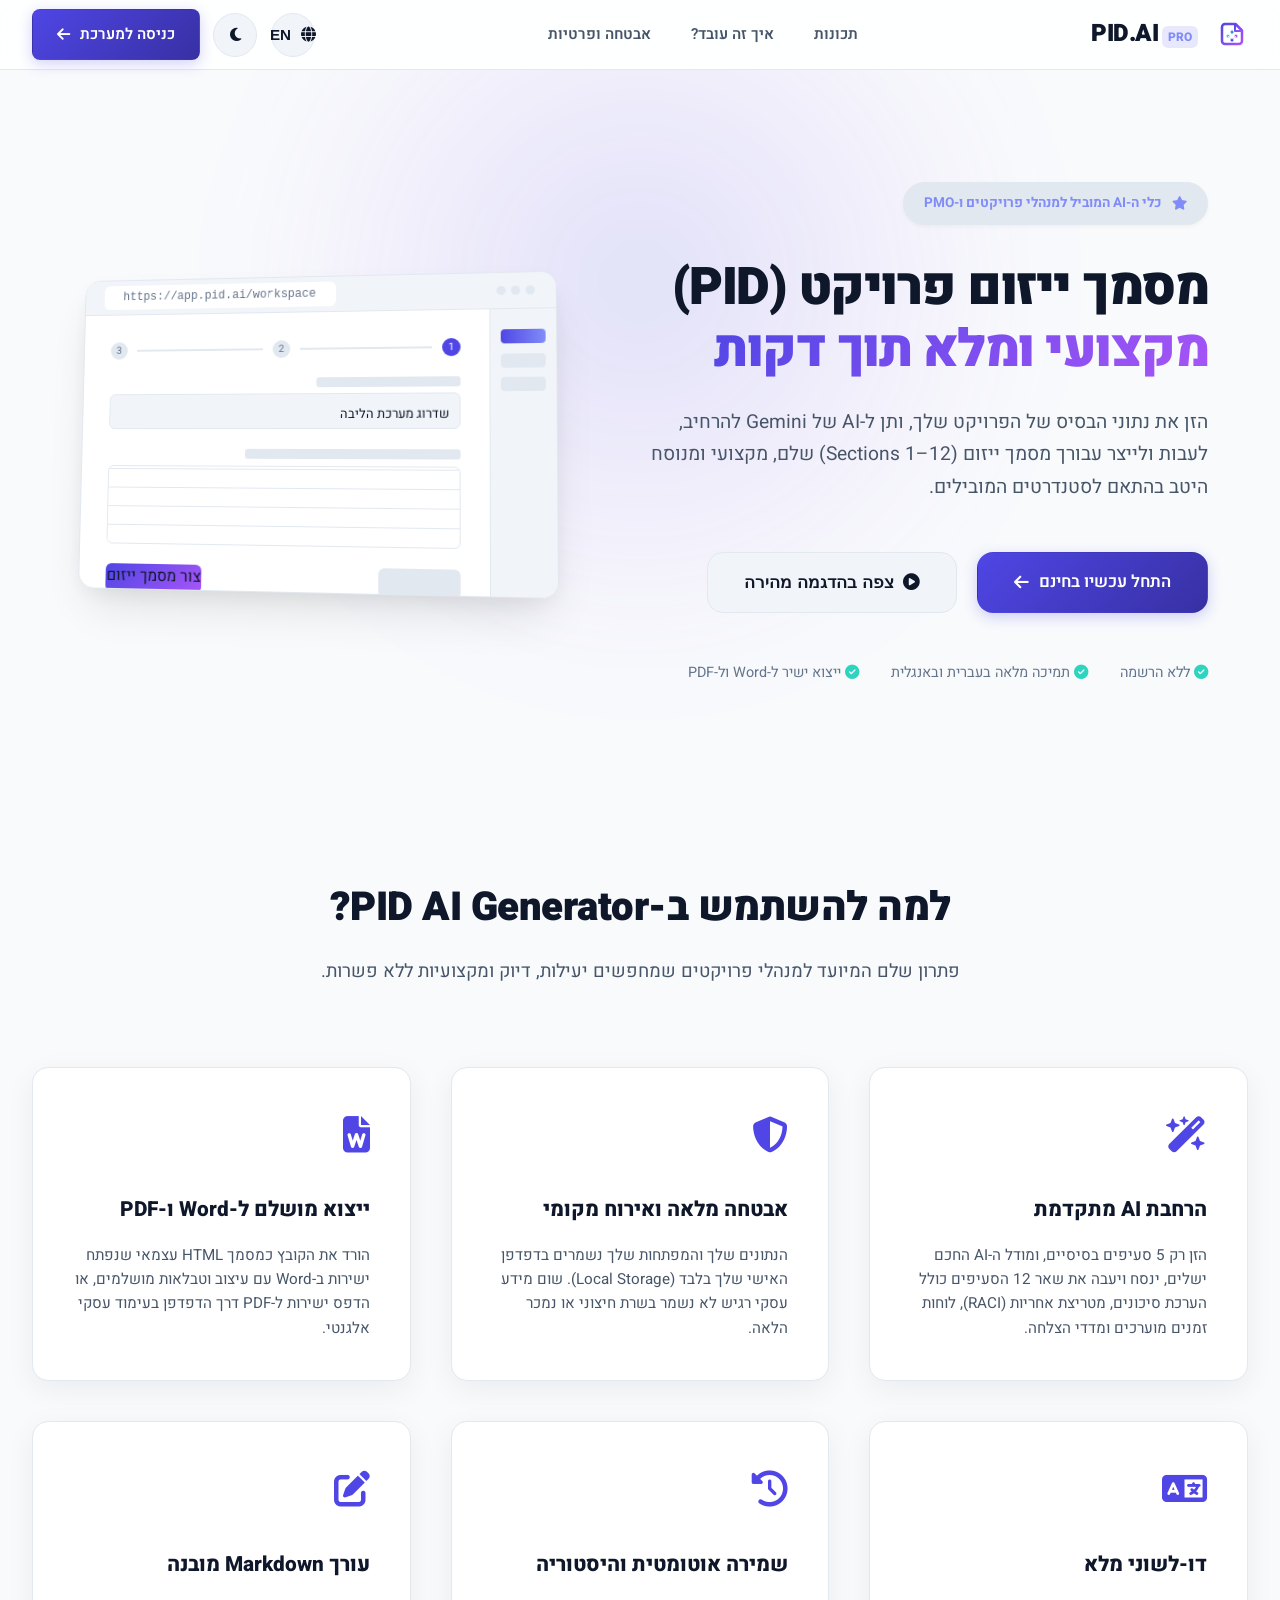
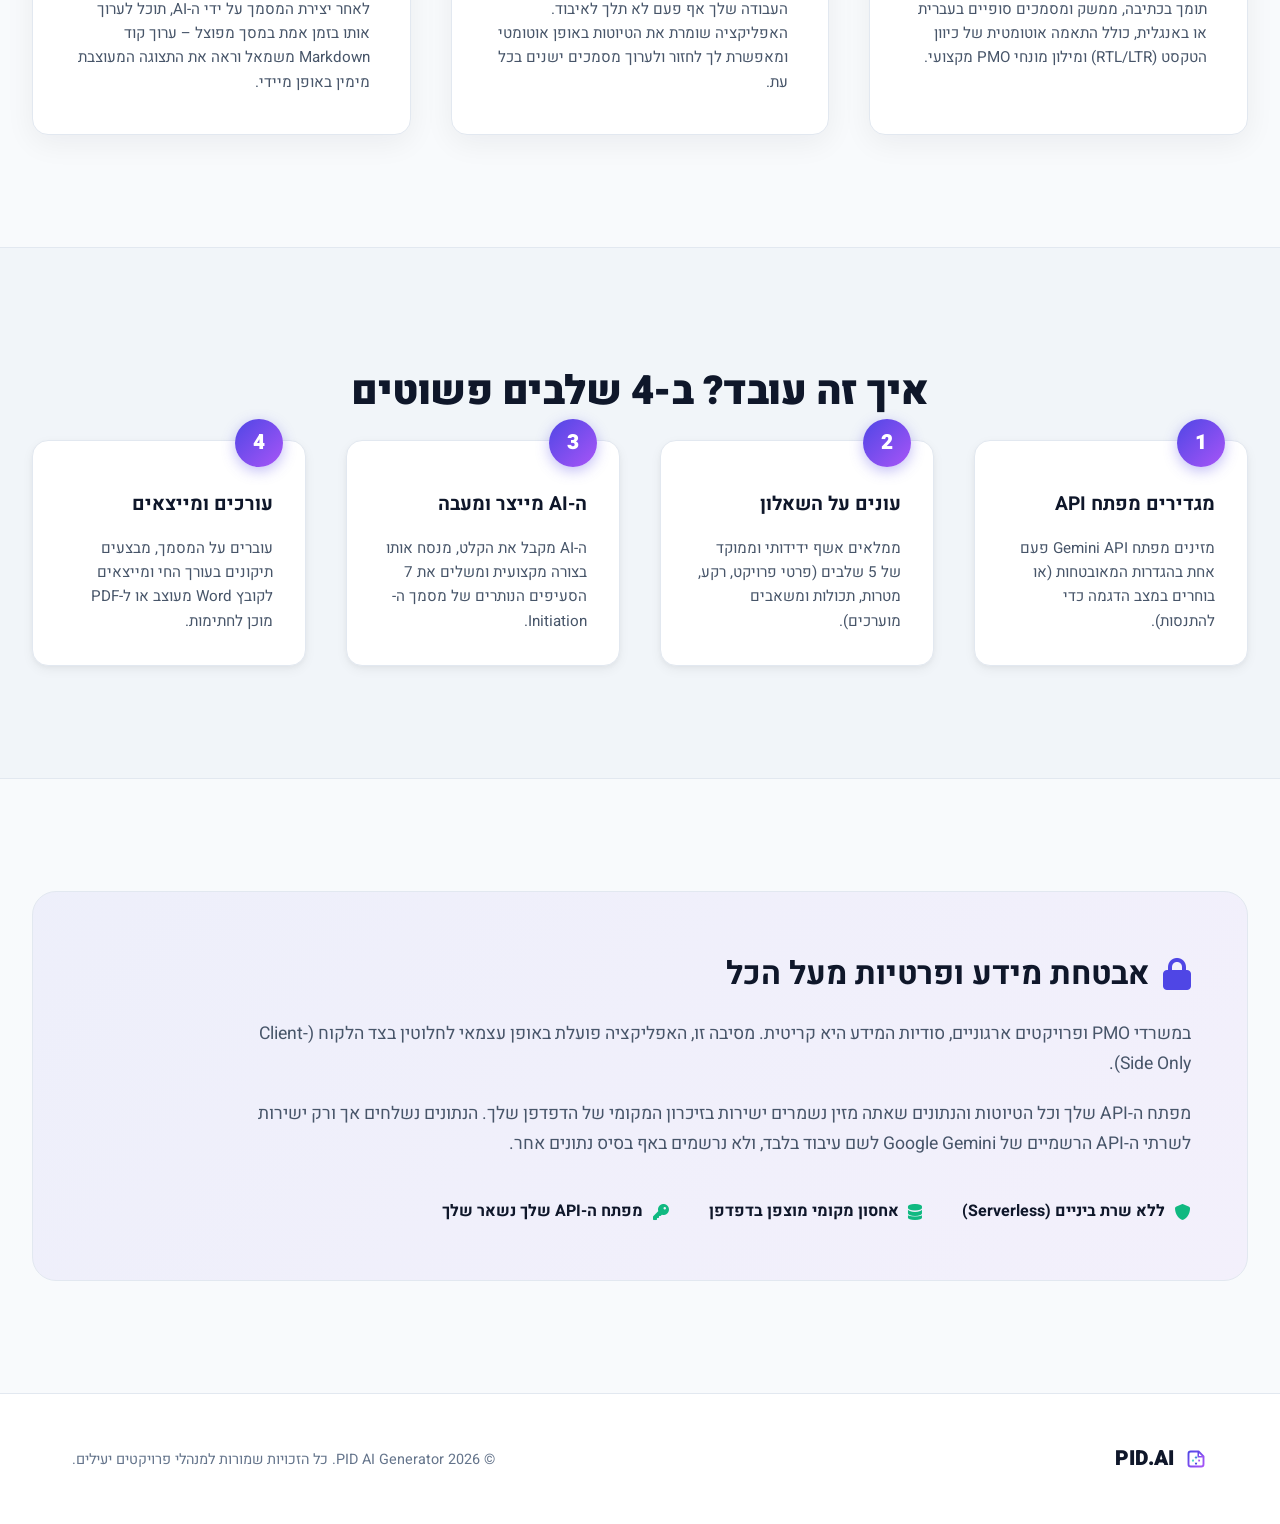
<file: index.html>
<!DOCTYPE html>
<html lang="he" dir="rtl">
<head>
    <meta charset="UTF-8">
    <meta name="viewport" content="width=device-width, initial-scale=1.0">
    <title>PID AI Generator - מחולל מסמכי ייזום פרויקט</title>
    <!-- Google Fonts for Hebrew and English -->
    <link rel="preconnect" href="https://fonts.googleapis.com">
    <link rel="preconnect" href="https://fonts.gstatic.com" crossorigin>
    <link href="https://fonts.googleapis.com/css2?family=Heebo:wght@300;400;500;700;900&family=Inter:wght@300;400;500;600;700;800&display=swap" rel="stylesheet">
    <!-- FontAwesome for Premium Icons -->
    <link rel="stylesheet" href="https://cdnjs.cloudflare.com/ajax/libs/font-awesome/6.4.0/css/all.min.css">
    <link rel="stylesheet" href="style.css">
</head>
<body class="light-theme">

    <!-- Top Navigation Bar -->
    <header class="app-header">
        <div class="header-container">
            <div class="logo-area" onclick="window.location.reload();">
                <svg class="logo-svg" width="32" height="32" viewBox="0 0 32 32" fill="none" xmlns="http://www.w3.org/2000/svg">
                    <defs>
                        <linearGradient id="logo-grad" x1="0%" y1="0%" x2="100%" y2="100%">
                            <stop offset="0%" stop-color="var(--color-primary, #4f46e5)" />
                            <stop offset="100%" stop-color="var(--color-accent, #a855f7)" />
                        </linearGradient>
                        <linearGradient id="logo-spark-grad" x1="0%" y1="0%" x2="100%" y2="100%">
                            <stop offset="0%" stop-color="var(--color-secondary-light, #2dd4bf)" />
                            <stop offset="100%" stop-color="var(--color-primary, #4f46e5)" />
                        </linearGradient>
                    </defs>
                    <path d="M6 9C6 7.34315 7.34315 6 9 6H19.5L26 12.5V23C26 24.6569 24.6569 26 23 26H9C7.34315 26 6 24.6569 6 23V9Z" stroke="url(#logo-grad)" stroke-width="2.5" stroke-linejoin="round"/>
                    <path d="M19 6V13H26" stroke="url(#logo-grad)" stroke-width="2" stroke-linejoin="round"/>
                    <circle cx="12" cy="18" r="1.5" fill="var(--color-secondary-light, #2dd4bf)"/>
                    <circle cx="20" cy="18" r="1.5" fill="var(--color-accent, #a855f7)"/>
                    <circle cx="16" cy="22" r="1.5" fill="var(--color-primary, #4f46e5)"/>
                    <line x1="12" y1="18" x2="16" y2="22" stroke="var(--border-color, #e2e8f0)" stroke-width="1" stroke-dasharray="1.5,1.5"/>
                    <line x1="20" y1="18" x2="16" y2="22" stroke="var(--border-color, #e2e8f0)" stroke-width="1" stroke-dasharray="1.5,1.5"/>
                    <path d="M16 11C16 13.5 13.5 14 13.5 14C13.5 14 16 14.5 16 17C16 14.5 18.5 14 18.5 14C18.5 14 16 13.5 16 11Z" fill="url(#logo-spark-grad)"/>
                </svg>
                <div class="logo-text">
                    <span class="logo-title">PID.AI</span>
                    <span class="logo-badge">PRO</span>
                </div>
            </div>
            
            <nav class="nav-links">
                <a href="#features" class="nav-link" data-i18n="nav_features">תכונות</a>
                <a href="#how-it-works" class="nav-link" data-i18n="nav_how_it_works">איך זה עובד?</a>
                <a href="#security" class="nav-link" data-i18n="nav_security">אבטחה ופרטיות</a>
            </nav>

            <div class="header-actions">
                <button class="btn btn-icon" id="btn-toggle-lang" title="Toggle Language / שינוי שפה">
                    <i class="fa-solid fa-globe"></i>
                    <span class="btn-text">EN</span>
                </button>
                <button class="btn btn-icon" id="btn-toggle-theme" title="Toggle Dark/Light Mode">
                    <i class="fa-solid fa-moon"></i>
                </button>
                <a href="app.html" target="_blank" class="btn btn-primary" id="btn-launch-cta">
                    <span data-i18n="nav_launch">כניסה למערכת</span>
                    <i class="fa-solid fa-arrow-left arrow-icon"></i>
                </a>
            </div>
        </div>
    </header>

    <!-- LANDING PAGE CONTENT -->
    <main id="view-landing" style="padding-top: 70px;">
        <!-- Hero Section -->
        <section class="hero-section">
            <div class="hero-bg-glow"></div>
            <div class="container hero-container">
                <div class="hero-content">
                    <div class="badge-pill" data-i18n="hero_pill">
                        <i class="fa-solid fa-star"></i> כלי ה-AI המוביל למנהלי פרויקטים ו-PMO
                    </div>
                    <h1 class="hero-title" id="hero-main-title">
                        מסמך ייזום פרויקט (PID) <br><span class="gradient-text">מקצועי ומלא תוך דקות</span>
                    </h1>
                    <p class="hero-subtitle" data-i18n="hero_desc">
                        הזן את נתוני הבסיס של הפרויקט שלך, ותן ל-AI של Gemini להרחיב, לעבות ולייצר עבורך מסמך ייזום (Sections 1–12) שלם, מקצועי ומנוסח היטב בהתאם לסטנדרטים המובילים.
                    </p>
                    <div class="hero-ctas">
                        <a href="app.html" target="_blank" class="btn btn-primary btn-lg" id="btn-start-now">
                            <span data-i18n="hero_cta_start">התחל עכשיו בחינם</span>
                            <i class="fa-solid fa-arrow-left arrow-icon"></i>
                        </a>
                        <button class="btn btn-secondary btn-lg" id="btn-watch-demo">
                            <i class="fa-solid fa-circle-play"></i>
                            <span data-i18n="hero_cta_demo">צפה בהדגמה מהירה</span>
                        </button>
                    </div>
                    <div class="hero-meta-benefits">
                        <div class="benefit-item"><i class="fa-solid fa-circle-check"></i> <span data-i18n="hero_ben_1">ללא הרשמה</span></div>
                        <div class="benefit-item"><i class="fa-solid fa-circle-check"></i> <span data-i18n="hero_ben_2">תמיכה מלאה בעברית ובאנגלית</span></div>
                        <div class="benefit-item"><i class="fa-solid fa-circle-check"></i> <span data-i18n="hero_ben_3">ייצוא ישיר ל-Word ול-PDF</span></div>
                    </div>
                </div>

                <!-- Beautiful Animated Mockup -->
                <div class="hero-mockup-wrapper">
                    <div class="hero-mockup">
                        <div class="mockup-header">
                            <div class="mockup-dots">
                                <span></span><span></span><span></span>
                            </div>
                            <div class="mockup-address-bar">https://app.pid.ai/workspace</div>
                        </div>
                        <div class="mockup-content">
                            <div class="mockup-sidebar">
                                <div class="mockup-item active"></div>
                                <div class="mockup-item"></div>
                                <div class="mockup-item"></div>
                            </div>
                            <div class="mockup-body">
                                <div class="mockup-steps">
                                    <span class="mock-step active">1</span>
                                    <span class="mock-line"></span>
                                    <span class="mock-step">2</span>
                                    <span class="mock-line"></span>
                                    <span class="mock-step">3</span>
                                </div>
                                <div class="mockup-form-group">
                                    <div class="mock-label" style="width: 40%"></div>
                                    <div class="mock-input" style="height: 36px">שדרוג מערכת הליבה</div>
                                </div>
                                <div class="mockup-form-group">
                                    <div class="mock-label" style="width: 60%"></div>
                                    <div class="mock-textarea" style="height: 80px"></div>
                                </div>
                                <div class="mockup-footer">
                                    <div class="mock-btn" style="width: 80px"></div>
                                    <div class="mock-btn primary" style="width: 100px; margin-right: auto;">צור מסמך ייזום</div>
                                </div>
                            </div>
                        </div>
                    </div>
                </div>
            </div>
        </section>

        <!-- Features Grid -->
        <section class="section-container" id="features">
            <h2 class="section-title" data-i18n="feat_title">למה להשתמש ב-PID AI Generator?</h2>
            <p class="section-subtitle" data-i18n="feat_subtitle">פתרון שלם המיועד למנהלי פרויקטים שמחפשים יעילות, דיוק ומקצועיות ללא פשרות.</p>
            
            <div class="grid grid-3">
                <div class="card feat-card">
                    <div class="feat-icon"><i class="fa-solid fa-wand-magic-sparkles"></i></div>
                    <h3 data-i18n="feat_ai_title">הרחבת AI מתקדמת</h3>
                    <p data-i18n="feat_ai_desc">הזן רק 5 סעיפים בסיסיים, ומודל ה-AI החכם ישלים, ינסח ויעבה את שאר 12 הסעיפים כולל הערכת סיכונים, מטריצת אחריות (RACI), לוחות זמנים מוערכים ומדדי הצלחה.</p>
                </div>
                <div class="card feat-card">
                    <div class="feat-icon"><i class="fa-solid fa-shield-halved"></i></div>
                    <h3 data-i18n="feat_sec_title">אבטחה מלאה ואירוח מקומי</h3>
                    <p data-i18n="feat_sec_desc">הנתונים שלך והמפתחות שלך נשמרים בדפדפן האישי שלך בלבד (Local Storage). שום מידע עסקי רגיש לא נשמר בשרת חיצוני או נמכר הלאה.</p>
                </div>
                <div class="card feat-card">
                    <div class="feat-icon"><i class="fa-solid fa-file-word"></i></div>
                    <h3 data-i18n="feat_exp_title">ייצוא מושלם ל-Word ו-PDF</h3>
                    <p data-i18n="feat_exp_desc">הורד את הקובץ כמסמך HTML עצמאי שנפתח ישירות ב-Word עם עיצוב וטבלאות מושלמים, או הדפס ישירות ל-PDF דרך הדפדפן בעימוד עסקי אלגנטי.</p>
                </div>
                <div class="card feat-card">
                    <div class="feat-icon"><i class="fa-solid fa-language"></i></div>
                    <h3 data-i18n="feat_lang_title">דו-לשוני מלא</h3>
                    <p data-i18n="feat_lang_desc">תומך בכתיבה, ממשק ומסמכים סופיים בעברית או באנגלית, כולל התאמה אוטומטית של כיוון הטקסט (RTL/LTR) ומילון מונחי PMO מקצועי.</p>
                </div>
                <div class="card feat-card">
                    <div class="feat-icon"><i class="fa-solid fa-clock-rotate-left"></i></div>
                    <h3 data-i18n="feat_hist_title">שמירה אוטומטית והיסטוריה</h3>
                    <p data-i18n="feat_hist_desc">העבודה שלך אף פעם לא תלך לאיבוד. האפליקציה שומרת את הטיוטות באופן אוטומטי ומאפשרת לך לחזור ולערוך מסמכים ישנים בכל עת.</p>
                </div>
                <div class="card feat-card">
                    <div class="feat-icon"><i class="fa-solid fa-pen-to-square"></i></div>
                    <h3 data-i18n="feat_edit_title">עורך Markdown מובנה</h3>
                    <p data-i18n="feat_edit_desc">לאחר יצירת המסמך על ידי ה-AI, תוכל לערוך אותו בזמן אמת במסך מפוצל – ערוך קוד Markdown משמאל וראה את התצוגה המעוצבת מימין באופן מיידי.</p>
                </div>
            </div>
        </section>

        <!-- How it Works Section -->
        <section class="section-container bg-alt" id="how-it-works">
            <h2 class="section-title" data-i18n="how_title">איך זה עובד? ב-4 שלבים פשוטים</h2>
            <div class="steps-flow">
                <div class="step-card">
                    <div class="step-num">1</div>
                    <h3 data-i18n="how_s1_title">מגדירים מפתח API</h3>
                    <p data-i18n="how_s1_desc">מזינים מפתח Gemini API פעם אחת בהגדרות המאובטחות (או בוחרים במצב הדגמה כדי להתנסות).</p>
                </div>
                <div class="step-card">
                    <div class="step-num">2</div>
                    <h3 data-i18n="how_s2_title">עונים על השאלון</h3>
                    <p data-i18n="how_s2_desc">ממלאים אשף ידידותי וממוקד של 5 שלבים (פרטי פרויקט, רקע, מטרות, תכולות ומשאבים מוערכים).</p>
                </div>
                <div class="step-card">
                    <div class="step-num">3</div>
                    <h3 data-i18n="how_s3_title">ה-AI מייצר ומעבה</h3>
                    <p data-i18n="how_s3_desc">ה-AI מקבל את הקלט, מנסח אותו בצורה מקצועית ומשלים את 7 הסעיפים הנותרים של מסמך ה-Initiation.</p>
                </div>
                <div class="step-card">
                    <div class="step-num">4</div>
                    <h3 data-i18n="how_s4_title">עורכים ומייצאים</h3>
                    <p data-i18n="how_s4_desc">עוברים על המסמך, מבצעים תיקונים בעורך החי ומייצאים לקובץ Word מעוצב או ל-PDF מוכן לחתימות.</p>
                </div>
            </div>
        </section>

        <!-- Security -->
        <section class="section-container" id="security">
            <div class="security-card">
                <div class="security-content">
                    <h2 data-i18n="sec_title"><i class="fa-solid fa-lock security-lock-icon"></i> אבטחת מידע ופרטיות מעל הכל</h2>
                    <p data-i18n="sec_desc_1">במשרדי PMO ופרויקטים ארגוניים, סודיות המידע היא קריטית. מסיבה זו, האפליקציה פועלת באופן עצמאי לחלוטין בצד הלקוח (Client-Side Only).</p>
                    <p data-i18n="sec_desc_2">מפתח ה-API שלך וכל הטיוטות והנתונים שאתה מזין נשמרים ישירות בזיכרון המקומי של הדפדפן שלך. הנתונים נשלחים אך ורק ישירות לשרתי ה-API הרשמיים של Google Gemini לשם עיבוד בלבד, ולא נרשמים באף בסיס נתונים אחר.</p>
                    <div class="security-highlights">
                        <span><i class="fa-solid fa-shield"></i> ללא שרת ביניים (Serverless)</span>
                        <span><i class="fa-solid fa-database"></i> אחסון מקומי מוצפן בדפדפן</span>
                        <span><i class="fa-solid fa-key"></i> מפתח ה-API שלך נשאר שלך</span>
                    </div>
                </div>
            </div>
        </section>
        
        <!-- Footer -->
        <footer class="landing-footer">
            <div class="container footer-container">
                <div class="footer-brand" style="display: flex; align-items: center; gap: 0.6rem;">
                    <svg class="logo-svg" width="24" height="24" viewBox="0 0 32 32" fill="none" xmlns="http://www.w3.org/2000/svg">
                        <path d="M6 9C6 7.34315 7.34315 6 9 6H19.5L26 12.5V23C26 24.6569 24.6569 26 23 26H9C7.34315 26 6 24.6569 6 23V9Z" stroke="url(#logo-grad)" stroke-width="2.5" stroke-linejoin="round"/>
                        <path d="M19 6V13H26" stroke="url(#logo-grad)" stroke-width="2" stroke-linejoin="round"/>
                        <circle cx="12" cy="18" r="1.5" fill="var(--color-secondary-light, #2dd4bf)"/>
                        <circle cx="20" cy="18" r="1.5" fill="var(--color-accent, #a855f7)"/>
                        <circle cx="16" cy="22" r="1.5" fill="var(--color-primary, #4f46e5)"/>
                        <line x1="12" y1="18" x2="16" y2="22" stroke="var(--border-color, #e2e8f0)" stroke-width="1" stroke-dasharray="1.5,1.5"/>
                        <line x1="20" y1="18" x2="16" y2="22" stroke="var(--border-color, #e2e8f0)" stroke-width="1" stroke-dasharray="1.5,1.5"/>
                        <path d="M16 11C16 13.5 13.5 14 13.5 14C13.5 14 16 14.5 16 17C16 14.5 18.5 14 18.5 14C18.5 14 16 13.5 16 11Z" fill="url(#logo-spark-grad)"/>
                    </svg>
                    <span>PID.AI</span>
                </div>
                <p data-i18n="footer_rights">© 2026 PID AI Generator. כל הזכויות שמורות למנהלי פרויקטים יעילים.</p>
            </div>
        </footer>
    </main>

    <!-- Demo Modal -->
    <div class="modal-overlay" id="modal-demo">
        <div class="modal-card modal-lg">
            <div class="modal-header">
                <h3 class="modal-title" data-i18n="modal_demo_title"><i class="fa-solid fa-circle-play"></i> הדגמה מהירה של המערכת</h3>
                <button class="btn-close-modal" id="btn-demo-close">&times;</button>
            </div>
            <div class="modal-body text-center">
                <p data-i18n="modal_demo_desc">צפה כיצד מנהלי פרויקטים מייצרים מסמכי ייזום בתוך 2 דקות:</p>
                <div class="demo-placeholder-box">
                    <i class="fa-solid fa-wand-magic-sparkles text-primary" style="font-size: 4rem; margin-bottom: 1.5rem;"></i>
                    <h4>PID.AI PRO</h4>
                    <p style="max-width: 400px; margin: 0 auto 1.5rem; color: var(--text-muted);">
                        האפליקציה משתמשת בבינה מלאכותית יוצרת (Generative AI) כדי לעבות את נתוני הפרויקט ולבצע אינטגרציה מלאה לתוך תבנית ה-RACI והסיכונים הארגונית.
                    </p>
                    <a href="app.html" target="_blank" class="btn btn-primary" id="btn-demo-start-cta" data-i18n="modal_demo_btn_start">התחל לעבוד עכשיו</a>
                </div>
            </div>
        </div>
    </div>

    <!-- Self-contained Script for Landing Page Language and Theme Toggles -->
    <script>
        const localTranslations = {
            he: {
                nav_features: "תכונות",
                nav_how_it_works: "איך זה עובד?",
                nav_security: "אבטחה ופרטיות",
                nav_launch: "כניסה למערכת",
                hero_pill: "<i class='fa-solid fa-star'></i> כלי ה-AI המוביל למנהלי פרויקטים ו-PMO",
                hero_desc: "הזן את נתוני הבסיס של הפרויקט שלך, ותן ל-AI של Gemini להרחיב, לעבות ולייצר עבורך מסמך ייזום (Sections 1–12) שלם, מקצועי ומנוסח היטב בהתאם לסטנדרטים המובילים.",
                hero_cta_start: "התחל עכשיו בחינם",
                hero_cta_demo: "צפה בהדגמה מהירה",
                hero_ben_1: "ללא הרשמה",
                hero_ben_2: "תמיכה מלאה בעברית ובאנגלית",
                hero_ben_3: "ייצוא ישיר ל-Word ול-PDF",
                feat_title: "למה להשתמש ב-PID AI Generator?",
                feat_subtitle: "פתרון שלם המיועד למנהלי פרויקטים שמחפשים יעילות, דיוק ומקצועיות ללא פשרות.",
                feat_ai_title: "הרחבת AI מתקדמת",
                feat_ai_desc: "הזן רק 5 סעיפים בסיסיים, ומודל ה-AI החכם ישלים, ינסח ויעבה את שאר 12 הסעיפים כולל הערכת סיכונים, מטריצת אחריות (RACI), לוחות זמנים מוערכים ומדדי הצלחה.",
                feat_sec_title: "אבטחה מלאה ואירוח מקומי",
                feat_sec_desc: "הנתונים שלך והמפתחות שלך נשמרים בדפדפן האישי שלך בלבד (Local Storage). שום מידע עסקי רגיש לא נשמר בשרת חיצוני או נמכר הלאה.",
                feat_exp_title: "ייצוא מושלם ל-Word ו-PDF",
                feat_exp_desc: "הורד את הקובץ כמסמך HTML עצמאי שנפתח ישירות ב-Word עם עיצוב וטבלאות מושלמים, או הדפס ישירות ל-PDF דרך הדפדפן בעימוד עסקי אלגנטי.",
                feat_lang_title: "דו-לשוני מלא",
                feat_lang_desc: "תומך בכתיבה, ממשק ומסמכים סופיים בעברית או באנגלית, כולל התאמה אוטומטית של כיוון הטקסט (RTL/LTR) ומילון מונחי PMO מקצועי.",
                feat_hist_title: "שמירה אוטומטית והיסטוריה",
                feat_hist_desc: "העבודה שלך אף פעם לא תלך לאיבוד. האפליקציה שומרת את הטיוטות באופן אוטומטי ומאפשרת לך לחזור ולערוך מסמכים ישנים בכל עת.",
                feat_edit_title: "עורך Markdown מובנה",
                feat_edit_desc: "לאחר יצירת המסמך על ידי ה-AI, תוכל לערוך אותו בזמן אמת במסך מפוצל – ערוך קוד Markdown משמאל וראה את התצוגה המעוצבת מימין באופן מיידי.",
                how_title: "איך זה עובד? ב-4 שלבים פשוטים",
                how_s1_title: "מגדירים מפתח API",
                how_s1_desc: "מזינים מפתח Gemini API פעם אחת בהגדרות המאובטחות (או בוחרים במצב הדגמה כדי להתנסות).",
                how_s2_title: "עונים על השאלון",
                how_s2_desc: "ממלאים אשף ידידותי וממוקד של 5 שלבים (פרטי פרויקט, רקע, מטרות, תכולות ומשאבים מוערכים).",
                how_s3_title: "ה-AI מייצר ומעבה",
                how_s3_desc: "ה-AI מקבל את הקלט, מנסח אותו בצורה מקצועית ומשלים את 7 הסעיפים הנותרים של מסמך ה-Initiation.",
                how_s4_title: "עורכים ומייצאים",
                how_s4_desc: "עוברים על המסמך, מבצעים תיקונים בעורך החי ומייצאים לקובץ Word מעוצב או ל-PDF מוכן לחתימות.",
                sec_title: "<i class='fa-solid fa-lock security-lock-icon'></i> אבטחת מידע ופרטיות מעל הכל",
                sec_desc_1: "במשרדי PMO ופרויקטים ארגוניים, סודיות המידע היא קריטית. מסיבה זו, האפליקציה פועלת באופן עצמאי לחלוטין בצד הלקוח (Client-Side Only).",
                sec_desc_2: "מפתח ה-API שלך וכל הטיוטות והנתונים שאתה מזין נשמרים ישירות בזיכרון המקומי של הדפדפן שלך. הנתונים נשלחים אך ורק ישירות לשרתי ה-API הרשמיים של Google Gemini לשם עיבוד בלבד, ולא נרשמים באף בסיס נתונים אחר.",
                footer_rights: "© 2026 PID AI Generator. כל הזכויות שמורות למנהלי פרויקטים יעילים.",
                modal_demo_title: "הדגמה מהירה של המערכת",
                modal_demo_desc: "צפה כיצד מנהלי פרויקטים מייצרים מסמכי ייזום בתוך 2 דקות:",
                modal_demo_btn_start: "התחל לעבוד עכשיו"
            },
            en: {
                nav_features: "Features",
                nav_how_it_works: "How it works?",
                nav_security: "Security & Privacy",
                nav_launch: "Launch App",
                hero_pill: "<i class='fa-solid fa-star'></i> Leading AI Tool for PMs and PMOs",
                hero_desc: "Enter your core project variables, and let our Gemini-powered AI expand, enrich, and write a professional 12-section Project Initiation Document (PID) tailored to global standards.",
                hero_cta_start: "Get Started Free",
                hero_cta_demo: "Watch Quick Demo",
                hero_ben_1: "No Sign Up Required",
                hero_ben_2: "Full Hebrew & English Support",
                hero_ben_3: "Direct Export to Word & PDF",
                feat_title: "Why use PID AI Generator?",
                feat_subtitle: "A complete solution tailored for project managers seeking efficiency, precision, and executive quality.",
                feat_ai_title: "Advanced AI Enrichment",
                feat_ai_desc: "Provide only 5 basic sections, and our smart AI model completes and drafts the remaining sections including risks, RACI, timeline milestones, and success KPIs.",
                feat_sec_title: "Fully Local & Secure",
                feat_sec_desc: "Your data and API keys stay entirely in your personal browser's local storage. No sensitive business information is ever saved on third-party servers.",
                feat_exp_title: "Perfect Export to Word & PDF",
                feat_exp_desc: "Download as a standalone HTML file that opens perfectly in Microsoft Word, maintaining style and tables, or print directly to PDF in executive layout.",
                feat_lang_title: "Fully Bilingual",
                feat_lang_desc: "Supports inputs, interface language, and final document output in either Hebrew or English, with automatic text direction (RTL/LTR) adjustment.",
                feat_hist_title: "Auto-save & History",
                feat_hist_desc: "Never lose your work. The app automatically saves drafts locally, allowing you to return and edit your initiation documents at any point.",
                feat_edit_title: "Live Markdown Editor",
                feat_edit_desc: "After generating the PID, edit it instantly in a split-screen workspace – modify Markdown code on the left and see the styled layout on the right.",
                how_title: "How does it work? In 4 Simple Steps",
                how_s1_title: "Configure API Key",
                how_s1_desc: "Add your Gemini API Key in the settings panel (or choose mock mode to experiment).",
                how_s2_title: "Fill Questionnaire",
                how_s2_desc: "Complete a focused 5-step wizard covering details, background, goals, scope, and resources.",
                how_s3_title: "AI Generates & Enriches",
                how_s3_desc: "AI processes inputs, drafts professional terminology, and fills in sections 6 to 12.",
                how_s4_title: "Edit and Export",
                how_s4_desc: "Review your document, perform adjustments in the live editor, and export to Word or PDF.",
                sec_title: "<i class='fa-solid fa-lock security-lock-icon'></i> Information Security Above All",
                sec_desc_1: "In PMO offices and corporate environments, information security is critical. Therefore, this tool is 100% serverless, running solely in your browser.",
                sec_desc_2: "Your API key and all data inputs remain in your browser's local storage. They are sent directly to the official Google Gemini API endpoint for processing, never stored elsewhere.",
                footer_rights: "© 2026 PID AI Generator. All rights reserved to efficient Project Managers.",
                modal_demo_title: "Quick System Demonstration",
                modal_demo_desc: "Watch how project managers write initiation documents in under 2 minutes:",
                modal_demo_btn_start: "Launch Workspace Now"
            }
        };

        let currentLang = "he";
        let currentTheme = "light";

        const btnLang = document.getElementById("btn-toggle-lang");
        const btnTheme = document.getElementById("btn-toggle-theme");
        const modalDemo = document.getElementById("modal-demo");
        const btnWatchDemo = document.getElementById("btn-watch-demo");
        const btnDemoClose = document.getElementById("btn-demo-close");

        // Language toggle
        btnLang.addEventListener("click", () => {
            currentLang = currentLang === "he" ? "en" : "he";
            document.body.dir = currentLang === "he" ? "rtl" : "ltr";
            btnLang.querySelector(".btn-text").textContent = currentLang === "he" ? "EN" : "עב";
            
            if (currentLang === "he") {
                document.body.classList.remove("lang-en");
            } else {
                document.body.classList.add("lang-en");
            }

            // Sync with local storage so app.html reads it
            localStorage.setItem("pid_lang", currentLang);
            updateDOMStrings();
        });

        // Theme toggle
        btnTheme.addEventListener("click", () => {
            currentTheme = currentTheme === "light" ? "dark" : "light";
            if (currentTheme === "dark") {
                document.body.classList.remove("light-theme");
                document.body.classList.add("dark-theme");
                btnTheme.innerHTML = `<i class="fa-solid fa-sun"></i>`;
            } else {
                document.body.classList.remove("dark-theme");
                document.body.classList.add("light-theme");
                btnTheme.innerHTML = `<i class="fa-solid fa-moon"></i>`;
            }
            localStorage.setItem("pid_theme", currentTheme);
        });

        function updateDOMStrings() {
            const dict = localTranslations[currentLang];
            document.querySelectorAll("[data-i18n]").forEach(el => {
                const key = el.getAttribute("data-i18n");
                if (dict[key]) {
                    el.innerHTML = dict[key];
                }
            });

            document.getElementById("hero-main-title").innerHTML = currentLang === 'he' ? 
                `מסמך ייזום פרויקט (PID) <br><span class="gradient-text">מקצועי ומלא תוך דקות</span>` :
                `Write Professional <span class="gradient-text">Project PIDs in Minutes</span>`;
        }

        // Demo modal triggers
        btnWatchDemo.addEventListener("click", () => modalDemo.classList.add("active"));
        btnDemoClose.addEventListener("click", () => modalDemo.classList.remove("active"));
    </script>
</body>
</html>
</file>
<file: style.css>
/* ==========================================================================
   PID AI Generator - Premium Design System Stylesheet (Enhanced UX/UI)
   ========================================================================== */

/* --------------------------------------------------------------------------
   1. CSS Variables & Theme Definitions
   -------------------------------------------------------------------------- */
:root {
    /* Font Families */
    --font-hebrew: 'Heebo', 'Rubik', system-ui, -apple-system, sans-serif;
    --font-english: 'Inter', system-ui, -apple-system, sans-serif;
    --font-mono: 'JetBrains Mono', monospace;

    /* Theme-independent colors */
    --color-primary: #4f46e5;       /* Indigo */
    --color-primary-light: #818cf8; /* Light Indigo */
    --color-primary-dark: #3730a3;  /* Dark Indigo */
    --color-secondary: #0d9488;    /* Teal */
    --color-secondary-light: #2dd4bf;
    --color-accent: #a855f7;        /* Purple Accent */
    
    --color-success: #10b981;      /* Emerald */
    --color-warning: #f59e0b;      /* Amber */
    --color-danger: #ef4444;       /* Rose */
    
    --transition-fast: 0.15s ease;
    --transition-normal: 0.3s cubic-bezier(0.4, 0, 0.2, 1);
    --transition-slow: 0.5s cubic-bezier(0.4, 0, 0.2, 1);

    --border-radius-sm: 8px;
    --border-radius-md: 16px;
    --border-radius-lg: 24px;
    --border-radius-xl: 32px;
    
    --box-shadow-sm: 0 2px 4px rgba(0,0,0,0.04);
    --box-shadow-md: 0 4px 12px rgba(0,0,0,0.05), 0 2px 4px rgba(0,0,0,0.03);
    --box-shadow-lg: 0 12px 24px -4px rgba(15, 23, 42, 0.08), 0 4px 12px -2px rgba(15, 23, 42, 0.03);
    --box-shadow-xl: 0 24px 48px -12px rgba(0, 0, 0, 0.12), 0 8px 24px -4px rgba(0, 0, 0, 0.06);
    --box-shadow-glow: 0 0 20px rgba(79, 70, 229, 0.25);
}

/* Light Theme Variables */
body.light-theme {
    --bg-app: #f8fafc;              /* Slate 50 */
    --bg-card: #ffffff;             /* Pure White */
    --bg-header: rgba(255, 255, 255, 0.85);
    --bg-input: #f1f5f9;            /* Slate 100 */
    --bg-alt: #f1f5f9;
    --bg-hover: #e2e8f0;            /* Slate 200 */
    --border-color: #e2e8f0;        
    --border-color-focus: #818cf8;
    
    --text-primary: #0f172a;        /* Slate 900 */
    --text-secondary: #475569;      /* Slate 600 */
    --text-muted: #64748b;          /* Slate 500 */
    --text-on-primary: #ffffff;
    
    --glass-bg: rgba(255, 255, 255, 0.75);
    --glass-border: rgba(241, 245, 249, 0.6);
    --shadow-color: rgba(15, 23, 42, 0.06);
    --reader-bg: #e2e8f0;           /* Slate-200 backdrop for document preview */
}

/* Dark Theme Variables */
body.dark-theme {
    --bg-app: #090d16;              /* Deep Slate Black */
    --bg-card: #111827;             /* Charcoal */
    --bg-header: rgba(9, 13, 22, 0.85);
    --bg-input: #1f2937;            
    --bg-alt: #161e2d;
    --bg-hover: #273549;
    --border-color: #243048;        
    --border-color-focus: #6366f1;
    
    --text-primary: #f9fafb;        
    --text-secondary: #d1d5db;      
    --text-muted: #9ca3af;          
    --text-on-primary: #ffffff;
    
    --glass-bg: rgba(17, 24, 39, 0.75);
    --glass-border: rgba(36, 48, 72, 0.5);
    --shadow-color: rgba(0, 0, 0, 0.4);
    --reader-bg: #05070c;           /* Pitch black reader background */
}

/* --------------------------------------------------------------------------
   2. Global Resets & Typography
   -------------------------------------------------------------------------- */
* {
    box-sizing: border-box;
    margin: 0;
    padding: 0;
    scrollbar-width: thin;
    scrollbar-color: var(--border-color) transparent;
}

html {
    scroll-behavior: smooth;
}

body {
    font-family: var(--font-hebrew);
    background-color: var(--bg-app);
    color: var(--text-primary);
    line-height: 1.6;
    transition: background-color var(--transition-normal), color var(--transition-normal);
    overflow-x: hidden;
}

body.lang-en {
    font-family: var(--font-english);
    direction: ltr;
}

body.lang-en .arrow-icon {
    transform: scaleX(-1);
}

a {
    color: var(--color-primary);
    text-decoration: none;
    transition: color var(--transition-fast);
}
a:hover {
    color: var(--color-primary-light);
}

/* Scrollbar styling */
::-webkit-scrollbar {
    width: 8px;
    height: 8px;
}
::-webkit-scrollbar-track {
    background: transparent;
}
::-webkit-scrollbar-thumb {
    background-color: var(--border-color);
    border-radius: 4px;
    transition: background-color var(--transition-fast);
}
::-webkit-scrollbar-thumb:hover {
    background-color: var(--text-muted);
}

/* --------------------------------------------------------------------------
   3. Common Layout & UI Elements
   -------------------------------------------------------------------------- */
.container {
    width: 100%;
    max-width: 1200px;
    margin: 0 auto;
    padding: 0 2rem;
}

.grid {
    display: grid;
    gap: 2.5rem;
}
.grid-3 {
    grid-template-columns: repeat(auto-fit, minmax(320px, 1fr));
}

.card {
    background-color: var(--bg-card);
    border: 1px solid var(--border-color);
    border-radius: var(--border-radius-md);
    box-shadow: 0 8px 30px var(--shadow-color);
    padding: 2.5rem;
    transition: transform var(--transition-normal), box-shadow var(--transition-normal), border-color var(--transition-normal);
}

/* Enhanced Buttons with dynamic physics */
.btn {
    display: inline-flex;
    align-items: center;
    justify-content: center;
    gap: 0.6rem;
    padding: 0.75rem 1.5rem;
    border-radius: var(--border-radius-sm);
    font-weight: 600;
    font-size: 0.95rem;
    cursor: pointer;
    transition: all var(--transition-normal);
    border: 1px solid transparent;
    user-select: none;
}
.btn-lg {
    padding: 1rem 2.25rem;
    font-size: 1.05rem;
    border-radius: var(--border-radius-md);
}
.btn-primary {
    background: linear-gradient(135deg, var(--color-primary), var(--color-primary-dark));
    color: var(--text-on-primary);
    box-shadow: 0 4px 14px rgba(79, 70, 229, 0.25);
}
.btn-primary:hover {
    background: linear-gradient(135deg, var(--color-primary-light), var(--color-primary));
    transform: translateY(-3px) scale(1.02);
    box-shadow: 0 6px 20px rgba(79, 70, 229, 0.4);
}
.btn-primary:active {
    transform: translateY(-1px) scale(0.98);
}
.btn-secondary {
    background-color: var(--bg-input);
    color: var(--text-primary);
    border-color: var(--border-color);
}
.btn-secondary:hover {
    background-color: var(--bg-hover);
    transform: translateY(-3px);
    border-color: var(--text-muted);
}
.btn-secondary:active {
    transform: translateY(-1px);
}
.btn-outline {
    background-color: transparent;
    color: var(--text-primary);
    border-color: var(--border-color);
}
.btn-outline:hover {
    background-color: var(--bg-hover);
    border-color: var(--text-muted);
    transform: translateY(-2px);
}
.btn-outline-danger {
    background-color: transparent;
    color: var(--color-danger);
    border-color: var(--color-danger);
}
.btn-outline-danger:hover {
    background-color: rgba(239, 68, 68, 0.08);
    transform: translateY(-2px);
}
.btn-icon {
    padding: 0.5rem;
    border-radius: 50%;
    width: 44px;
    height: 44px;
    background-color: var(--bg-input);
    color: var(--text-primary);
    border-color: var(--border-color);
    display: inline-flex;
    align-items: center;
    justify-content: center;
}
.btn-icon:hover {
    background-color: var(--bg-hover);
    color: var(--color-primary);
    transform: rotate(15deg);
}
.btn-icon-only {
    padding: 0.5rem;
    width: 38px;
    height: 38px;
    display: flex;
    align-items: center;
    justify-content: center;
}
.btn-icon-only:hover {
    transform: scale(1.1);
}
.btn-link {
    background: none;
    border: none;
    color: var(--text-muted);
    font-weight: 500;
    cursor: pointer;
    padding: 0.5rem;
    transition: color var(--transition-fast);
}
.btn-link:hover {
    color: var(--text-primary);
}

.text-primary { color: var(--color-primary) !important; }
.text-success { color: var(--color-success) !important; }
.text-danger { color: var(--color-danger) !important; }
.text-warning { color: var(--color-warning) !important; }
.text-center { text-align: center; }
.mt-3 { margin-top: 1.5rem !important; }
.hidden { display: none !important; }
.visible { display: block !important; }

/* --------------------------------------------------------------------------
   4. Header & Navigation (Fixed Glassmorphic Header)
   -------------------------------------------------------------------------- */
.app-header {
    position: fixed;
    top: 0;
    left: 0;
    right: 0;
    height: 70px;
    background-color: var(--bg-header);
    backdrop-filter: blur(16px);
    -webkit-backdrop-filter: blur(16px);
    border-bottom: 1px solid var(--border-color);
    z-index: 100;
    transition: background-color var(--transition-normal), border-color var(--transition-normal);
}

.header-container {
    display: flex;
    align-items: center;
    justify-content: space-between;
    height: 100%;
    max-width: 1400px;
    margin: 0 auto;
    padding: 0 2rem;
}

.logo-area {
    display: flex;
    align-items: center;
    gap: 0.75rem;
    cursor: pointer;
    user-select: none;
}
.logo-svg {
    display: inline-block;
    vertical-align: middle;
    transition: transform var(--transition-normal);
}
.logo-area:hover .logo-svg {
    transform: rotate(-6deg) scale(1.1);
}

.logo-title {
    font-weight: 900;
    font-size: 1.5rem;
    letter-spacing: -0.5px;
    color: var(--text-primary);
}
.logo-badge {
    font-size: 0.75rem;
    font-weight: 800;
    padding: 2px 6px;
    border-radius: 6px;
    background-color: rgba(79, 70, 229, 0.12);
    color: var(--color-primary-light);
    margin-right: 0.35rem;
}
body.lang-en .logo-badge {
    margin-right: 0;
    margin-left: 0.35rem;
}

.nav-links {
    display: flex;
    gap: 2.5rem;
}
.nav-link {
    font-size: 0.95rem;
    font-weight: 600;
    color: var(--text-secondary);
    position: relative;
    padding: 0.25rem 0;
}
.nav-link::after {
    content: '';
    position: absolute;
    bottom: 0;
    left: 0;
    width: 100%;
    height: 2px;
    background-color: var(--color-primary);
    transform: scaleX(0);
    transition: transform var(--transition-normal);
    transform-origin: right;
}
.nav-link:hover {
    color: var(--text-primary);
}
.nav-link:hover::after {
    transform: scaleX(1);
    transform-origin: left;
}

.header-actions {
    display: flex;
    align-items: center;
    gap: 0.85rem;
}

.arrow-icon {
    transition: transform var(--transition-normal);
}
.btn-primary:hover .arrow-icon {
    transform: translateX(-5px);
}
body.lang-en .btn-primary:hover .arrow-icon {
    transform: translateX(5px);
}

/* --------------------------------------------------------------------------
   5. View 1: Landing Page Styles
   -------------------------------------------------------------------------- */
#view-landing {
    padding-top: 70px;
}

/* Hero Section */
.hero-section {
    position: relative;
    padding: 7rem 0 5rem;
    overflow: hidden;
}
.hero-bg-glow {
    position: absolute;
    top: -20%;
    left: 50%;
    transform: translateX(-50%);
    width: 700px;
    height: 700px;
    border-radius: 50%;
    background: radial-gradient(circle, rgba(79, 70, 229, 0.15) 0%, rgba(168, 85, 247, 0.06) 50%, rgba(0,0,0,0) 100%);
    z-index: -1;
    filter: blur(60px);
}
.hero-container {
    display: flex;
    align-items: center;
    justify-content: space-between;
    gap: 5rem;
}
.hero-content {
    flex: 1.2;
}
.badge-pill {
    display: inline-flex;
    align-items: center;
    gap: 0.6rem;
    padding: 0.6rem 1.25rem;
    background-color: var(--bg-hover);
    border: 1px solid var(--border-color);
    border-radius: var(--border-radius-xl);
    font-size: 0.85rem;
    font-weight: 700;
    color: var(--color-primary-light);
    margin-bottom: 2rem;
    box-shadow: var(--box-shadow-sm);
}
.hero-title {
    font-size: 3.25rem;
    line-height: 1.2;
    font-weight: 900;
    margin-bottom: 1.5rem;
    letter-spacing: -1.5px;
}
.gradient-text {
    background: linear-gradient(135deg, var(--color-primary), var(--color-accent));
    -webkit-background-clip: text;
    -webkit-text-fill-color: transparent;
}
.hero-subtitle {
    font-size: 1.2rem;
    color: var(--text-secondary);
    margin-bottom: 3rem;
    max-width: 620px;
    line-height: 1.7;
}
.hero-ctas {
    display: flex;
    gap: 1.25rem;
    margin-bottom: 3rem;
}
.hero-meta-benefits {
    display: flex;
    gap: 2rem;
    font-size: 0.9rem;
    color: var(--text-muted);
}
.hero-meta-benefits i {
    color: var(--color-secondary-light);
}

/* Floating Mockup Styling */
.hero-mockup-wrapper {
    flex: 1;
    perspective: 1000px;
}
.hero-mockup {
    background-color: var(--bg-card);
    border: 1px solid var(--border-color);
    border-radius: var(--border-radius-md);
    box-shadow: var(--box-shadow-xl);
    overflow: hidden;
    transform: rotateY(-8deg) rotateX(4deg);
    transition: transform var(--transition-slow), box-shadow var(--transition-slow);
    animation: floatMockup 6s ease-in-out infinite;
}
.hero-mockup:hover {
    transform: rotateY(0deg) rotateX(0deg) scale(1.02);
    box-shadow: 0 30px 60px rgba(0, 0, 0, 0.2);
}

@keyframes floatMockup {
    0%, 100% { transform: rotateY(-8deg) rotateX(4deg) translateY(0); }
    50% { transform: rotateY(-8deg) rotateX(4deg) translateY(-12px); }
}

.mockup-header {
    background-color: var(--bg-input);
    height: 36px;
    border-bottom: 1px solid var(--border-color);
    display: flex;
    align-items: center;
    padding: 0 1.25rem;
}
.mockup-dots span {
    display: inline-block;
    width: 9px;
    height: 9px;
    border-radius: 50%;
    background-color: #e2e8f0;
    margin-left: 5px;
}
body.dark-theme .mockup-dots span {
    background-color: #374151;
}
body.lang-en .mockup-dots span {
    margin-left: 0;
    margin-right: 5px;
}
.mockup-address-bar {
    background-color: var(--bg-card);
    font-size: 0.75rem;
    padding: 3px 1.25rem;
    border-radius: 6px;
    color: var(--text-muted);
    margin-right: auto;
    font-family: var(--font-mono);
}
body.lang-en .mockup-address-bar {
    margin-right: 0;
    margin-left: auto;
}
.mockup-content {
    display: flex;
    height: 280px;
}
.mockup-sidebar {
    width: 64px;
    border-left: 1px solid var(--border-color);
    background-color: var(--bg-alt);
    padding: 1.25rem 0.6rem;
    display: flex;
    flex-direction: column;
    gap: 0.6rem;
}
body.lang-en .mockup-sidebar {
    border-left: none;
    border-right: 1px solid var(--border-color);
}
.mockup-item {
    height: 14px;
    border-radius: 4px;
    background-color: var(--border-color);
}
.mockup-item.active {
    background: linear-gradient(90deg, var(--color-primary), var(--color-primary-light));
}
.mockup-body {
    flex: 1;
    padding: 1.75rem;
    display: flex;
    flex-direction: column;
    gap: 1.25rem;
}
.mockup-steps {
    display: flex;
    align-items: center;
    gap: 0.6rem;
}
.mock-step {
    width: 18px;
    height: 18px;
    border-radius: 50%;
    background-color: var(--border-color);
    color: var(--text-muted);
    font-size: 0.65rem;
    display: flex;
    align-items: center;
    justify-content: center;
}
.mock-step.active {
    background-color: var(--color-primary);
    color: white;
}
.mock-line {
    flex: 1;
    height: 2px;
    background-color: var(--border-color);
}
.mockup-form-group {
    display: flex;
    flex-direction: column;
    gap: 0.4rem;
}
.mock-label {
    height: 10px;
    border-radius: 3px;
    background-color: var(--border-color);
}
.mock-input, .mock-textarea {
    border: 1px solid var(--border-color);
    border-radius: 6px;
    background-color: var(--bg-alt);
    padding: 0.6rem;
    font-size: 0.8rem;
}
.mock-textarea {
    background: repeating-linear-gradient(
        0deg,
        transparent,
        transparent 18px,
        var(--border-color) 18px,
        var(--border-color) 19px
    );
}
.mockup-footer {
    display: flex;
    align-items: center;
    gap: 0.6rem;
    margin-top: auto;
}
.mock-btn {
    height: 28px;
    border-radius: 6px;
    background-color: var(--border-color);
}
.mock-btn.primary {
    background: linear-gradient(135deg, var(--color-primary), var(--color-accent));
}

/* Features Grid */
.section-container {
    padding: 7rem 2rem;
    max-width: 1400px;
    margin: 0 auto;
}
.bg-alt {
    background-color: var(--bg-alt);
    border-top: 1px solid var(--border-color);
    border-bottom: 1px solid var(--border-color);
}
.section-title {
    font-size: 2.5rem;
    font-weight: 900;
    text-align: center;
    margin-bottom: 1rem;
    letter-spacing: -0.5px;
}
.section-subtitle {
    font-size: 1.15rem;
    color: var(--text-secondary);
    text-align: center;
    margin-bottom: 5rem;
    max-width: 750px;
    margin-left: auto;
    margin-right: auto;
    line-height: 1.7;
}

/* Enhanced Features Card with sliding colored top indicator */
.feat-card {
    position: relative;
    overflow: hidden;
    transition: transform var(--transition-normal), box-shadow var(--transition-normal), border-color var(--transition-normal);
}
.feat-card::before {
    content: '';
    position: absolute;
    top: 0;
    left: 0;
    right: 0;
    height: 4px;
    background: linear-gradient(90deg, var(--color-primary), var(--color-accent));
    transform: scaleX(0);
    transition: transform var(--transition-normal);
    transform-origin: right;
}
body.lang-en .feat-card::before {
    transform-origin: left;
}
.feat-card:hover {
    transform: translateY(-8px);
    box-shadow: var(--box-shadow-xl);
    border-color: var(--color-primary-light);
}
.feat-card:hover::before {
    transform: scaleX(1);
}
.feat-icon {
    font-size: 2.25rem;
    color: var(--color-primary);
    margin-bottom: 1.75rem;
    display: inline-block;
    transition: transform var(--transition-normal);
}
.feat-card:hover .feat-icon {
    transform: scale(1.1) rotate(5deg);
    color: var(--color-accent);
}
.feat-card h3 {
    font-size: 1.3rem;
    margin-bottom: 1rem;
    font-weight: 800;
}
.feat-card p {
    color: var(--text-secondary);
    font-size: 0.95rem;
    line-height: 1.6;
}

/* Steps Flow */
.steps-flow {
    display: grid;
    grid-template-columns: repeat(auto-fit, minmax(240px, 1fr));
    gap: 2.5rem;
}
.step-card {
    position: relative;
    padding: 3rem 2rem 2rem;
    background-color: var(--bg-card);
    border: 1px solid var(--border-color);
    border-radius: var(--border-radius-md);
    box-shadow: var(--box-shadow-md);
    transition: transform var(--transition-normal);
}
.step-card:hover {
    transform: translateY(-5px);
}
.step-num {
    position: absolute;
    top: -22px;
    right: 22px;
    width: 48px;
    height: 48px;
    border-radius: 50%;
    background: linear-gradient(135deg, var(--color-primary), var(--color-accent));
    color: white;
    font-weight: 900;
    font-size: 1.3rem;
    display: flex;
    align-items: center;
    justify-content: center;
    box-shadow: 0 4px 14px rgba(79, 70, 229, 0.35);
    transition: transform var(--transition-normal);
}
.step-card:hover .step-num {
    transform: scale(1.1) rotate(-10deg);
}
body.lang-en .step-num {
    right: auto;
    left: 22px;
}
.step-card h3 {
    margin-bottom: 1rem;
    font-size: 1.2rem;
    font-weight: 700;
}
.step-card p {
    font-size: 0.95rem;
    color: var(--text-secondary);
    line-height: 1.6;
}

/* Security Highlight Banner */
.security-card {
    background: linear-gradient(135deg, rgba(79, 70, 229, 0.06), rgba(168, 85, 247, 0.06));
    border: 1px solid var(--border-color);
    border-radius: var(--border-radius-lg);
    padding: 3.5rem;
    position: relative;
}
.security-content h2 {
    font-size: 2rem;
    margin-bottom: 1.25rem;
    display: flex;
    align-items: center;
    gap: 0.85rem;
}
.security-lock-icon {
    color: var(--color-primary);
}
.security-content p {
    color: var(--text-secondary);
    margin-bottom: 1.25rem;
    font-size: 1.1rem;
    max-width: 950px;
    line-height: 1.7;
}
.security-highlights {
    display: flex;
    flex-wrap: wrap;
    gap: 2.5rem;
    margin-top: 2.5rem;
    font-weight: 700;
    color: var(--text-primary);
}
.security-highlights span {
    display: flex;
    align-items: center;
    gap: 0.6rem;
}
.security-highlights i {
    color: var(--color-success);
}

.landing-footer {
    border-top: 1px solid var(--border-color);
    padding: 3rem 0;
    background-color: var(--bg-card);
}
.footer-container {
    display: flex;
    justify-content: space-between;
    align-items: center;
}
.footer-brand {
    font-weight: 900;
    font-size: 1.3rem;
    display: flex;
    align-items: center;
    gap: 0.5rem;
}
.landing-footer p {
    font-size: 0.9rem;
    color: var(--text-muted);
}

/* --------------------------------------------------------------------------
   6. View 2: App Workspace Layout
   -------------------------------------------------------------------------- */
#view-app {
    padding-top: 70px;
    height: 100vh;
    overflow: hidden;
}

.app-layout {
    height: calc(100vh - 70px);
    display: flex;
    flex-direction: column;
    overflow: hidden;
}

.app-panel {
    flex: 1;
    display: flex;
    flex-direction: column;
    overflow: hidden;
    padding: 2.5rem;
    max-width: 1400px;
    margin: 0 auto;
    width: 100%;
}

.panel-header {
    display: flex;
    align-items: center;
    justify-content: space-between;
    margin-bottom: 2.5rem;
    flex-shrink: 0;
}
.panel-title {
    font-size: 2rem;
    font-weight: 900;
    display: flex;
    align-items: center;
    gap: 0.85rem;
    letter-spacing: -0.5px;
}
.panel-title i {
    color: var(--color-primary);
}

/* --------------------------------------------------------------------------
   7. Dashboard View
   -------------------------------------------------------------------------- */
.dashboard-grid {
    display: flex;
    flex-direction: column;
    gap: 2.5rem;
    overflow-y: auto;
    padding-bottom: 2.5rem;
    flex: 1;
}

.stats-row {
    display: grid;
    grid-template-columns: repeat(auto-fit, minmax(240px, 1fr));
    gap: 2rem;
}
.stat-card {
    background-color: var(--bg-card);
    border: 1px solid var(--border-color);
    border-radius: var(--border-radius-md);
    padding: 1.75rem;
    display: flex;
    flex-direction: column;
    box-shadow: var(--box-shadow-sm);
    transition: transform var(--transition-normal), box-shadow var(--transition-normal);
}
.stat-card:hover {
    transform: translateY(-3px);
    box-shadow: var(--box-shadow-md);
}
.stat-label {
    font-size: 0.85rem;
    color: var(--text-muted);
    font-weight: 700;
    text-transform: uppercase;
    letter-spacing: 0.5px;
}
.stat-val {
    font-size: 2.2rem;
    font-weight: 900;
    margin-top: 0.5rem;
}

.history-card-container {
    flex: 1;
    display: flex;
    flex-direction: column;
    min-height: 380px;
}
.card-title {
    font-size: 1.35rem;
    font-weight: 800;
    margin-bottom: 1.75rem;
    display: flex;
    align-items: center;
    gap: 0.6rem;
}
.history-list-wrapper {
    flex: 1;
    overflow-y: auto;
}
.history-empty {
    display: flex;
    flex-direction: column;
    align-items: center;
    justify-content: center;
    padding: 5rem 2rem;
    color: var(--text-muted);
    text-align: center;
}
.empty-icon {
    font-size: 3.5rem;
    margin-bottom: 1.25rem;
    opacity: 0.4;
    color: var(--color-primary);
}

/* History Table Styles */
.history-table {
    width: 100%;
    border-collapse: collapse;
    text-align: right;
}
body.lang-en .history-table {
    text-align: left;
}
.history-table th, .history-table td {
    padding: 1.25rem 1rem;
    border-bottom: 1px solid var(--border-color);
}
.history-table th {
    font-weight: 700;
    color: var(--text-muted);
    font-size: 0.85rem;
    text-transform: uppercase;
}
.history-table td {
    font-size: 0.95rem;
}
.history-table tbody tr {
    transition: background-color var(--transition-fast);
}
.history-table tbody tr:hover {
    background-color: var(--bg-hover);
}
.priority-tag {
    display: inline-block;
    padding: 3px 10px;
    border-radius: 6px;
    font-size: 0.8rem;
    font-weight: 700;
}
.priority-tag.critical { background-color: rgba(239, 68, 68, 0.12); color: var(--color-danger); }
.priority-tag.high { background-color: rgba(245, 158, 11, 0.12); color: var(--color-warning); }
.priority-tag.medium { background-color: rgba(79, 70, 229, 0.12); color: var(--color-primary-light); }
.priority-tag.low { background-color: rgba(16, 185, 129, 0.12); color: var(--color-success); }

.status-tag {
    display: inline-block;
    padding: 3px 10px;
    border-radius: 6px;
    font-size: 0.8rem;
    font-weight: 700;
}
.status-tag.completed { background-color: rgba(16, 185, 129, 0.12); color: var(--color-success); }
.status-tag.draft { background-color: rgba(100, 116, 139, 0.12); color: var(--text-muted); }

.history-actions {
    display: flex;
    gap: 0.6rem;
    justify-content: flex-end;
}

/* --------------------------------------------------------------------------
   8. Form Wizard & Form Inputs
   -------------------------------------------------------------------------- */
#panel-wizard {
    padding-bottom: 1.5rem;
}

/* Wizard Header tracker */
.wizard-tracker {
    display: flex;
    align-items: center;
    justify-content: space-between;
    margin-bottom: 2.5rem;
    background-color: var(--bg-card);
    border: 1px solid var(--border-color);
    padding: 1.5rem 2.5rem;
    border-radius: var(--border-radius-md);
    flex-shrink: 0;
    box-shadow: var(--box-shadow-sm);
}
.tracker-step {
    display: flex;
    align-items: center;
    gap: 0.85rem;
    opacity: 0.45;
    transition: opacity var(--transition-normal);
}
.tracker-step.active {
    opacity: 1;
}
.tracker-step.completed {
    opacity: 0.8;
}
.step-badge {
    width: 32px;
    height: 32px;
    border-radius: 50%;
    background-color: var(--bg-input);
    border: 1px solid var(--border-color);
    color: var(--text-secondary);
    font-weight: 800;
    display: flex;
    align-items: center;
    justify-content: center;
    transition: all var(--transition-normal);
}
.tracker-step.active .step-badge {
    background: linear-gradient(135deg, var(--color-primary), var(--color-accent));
    color: white;
    border-color: transparent;
    box-shadow: var(--box-shadow-glow);
    animation: badgePulse 2s infinite;
}
.tracker-step.completed .step-badge {
    background-color: var(--color-success);
    color: white;
    border-color: var(--color-success);
}
.step-name {
    font-weight: 700;
    font-size: 0.95rem;
}
.tracker-line {
    flex: 1;
    height: 3px;
    background-color: var(--border-color);
    margin: 0 2rem;
    border-radius: 1.5px;
}
.tracker-step.completed + .tracker-line {
    background-color: var(--color-success);
}

@keyframes badgePulse {
    0%, 100% { box-shadow: 0 0 5px rgba(79, 70, 229, 0.4); }
    50% { box-shadow: 0 0 15px rgba(79, 70, 229, 0.8); }
}

.wizard-content-card {
    flex: 1;
    overflow-y: auto;
    padding: 3rem;
}

.wizard-step-form {
    display: none;
    animation: fadeSlideIn var(--transition-normal) forwards;
}
.wizard-step-form.active {
    display: block;
}

@keyframes fadeSlideIn {
    from { opacity: 0; transform: translateY(12px); }
    to { opacity: 1; transform: translateY(0); }
}

.step-title {
    font-size: 1.5rem;
    font-weight: 800;
    margin-bottom: 0.6rem;
    display: flex;
    align-items: center;
    gap: 0.6rem;
}
.step-title i {
    color: var(--color-primary-light);
}
.step-description {
    font-size: 0.95rem;
    color: var(--text-secondary);
    margin-bottom: 2.5rem;
}

/* Wizard Forms Styling */
.form-row {
    display: flex;
    gap: 2rem;
    margin-bottom: 1.75rem;
}
.form-group {
    flex: 1;
    display: flex;
    flex-direction: column;
    gap: 0.6rem;
    margin-bottom: 1.75rem;
}
.flex-2 { flex: 2; }

label {
    font-weight: 700;
    font-size: 0.9rem;
    color: var(--text-secondary);
}
.required-label::after {
    content: " *";
    color: var(--color-danger);
}
.field-help {
    font-size: 0.825rem;
    color: var(--text-muted);
}

input[type="text"],
input[type="date"],
input[type="number"],
input[type="password"],
select,
textarea {
    width: 100%;
    padding: 0.85rem 1.25rem;
    background-color: var(--bg-input);
    border: 1px solid var(--border-color);
    border-radius: var(--border-radius-sm);
    color: var(--text-primary);
    font-size: 0.95rem;
    font-family: inherit;
    transition: all var(--transition-fast);
}
input:focus,
select:focus,
textarea:focus {
    outline: none;
    background-color: var(--bg-card);
    border-color: var(--border-color-focus);
    box-shadow: 0 0 0 4px rgba(79, 70, 229, 0.18);
}
.input-error {
    border-color: var(--color-danger) !important;
    box-shadow: 0 0 0 4px rgba(239, 68, 68, 0.15) !important;
}
textarea {
    resize: vertical;
}

/* Sentence Builder for step 3 */
.sentence-builder-card {
    background-color: var(--bg-alt);
    border: 1px solid var(--border-color);
    border-radius: var(--border-radius-md);
    padding: 2rem;
    box-shadow: var(--box-shadow-sm);
}
.sentence-builder-title {
    font-size: 1.15rem;
    font-weight: 800;
    margin-bottom: 0.5rem;
    display: flex;
    align-items: center;
    gap: 0.6rem;
}
.sentence-builder-instruction {
    font-size: 0.875rem;
    color: var(--text-muted);
    margin-bottom: 1.5rem;
}
.sentence-blocks-container {
    display: flex;
    flex-wrap: wrap;
    align-items: center;
    gap: 0.85rem;
    line-height: 2.5;
}
.sentence-static {
    font-size: 1.05rem;
    font-weight: 800;
    color: var(--text-primary);
}
.sentence-input {
    border: none;
    border-bottom: 2px dashed var(--border-color);
    background-color: transparent;
    padding: 0.2rem 0.6rem;
    border-radius: 0;
    text-align: center;
    font-weight: 600;
    font-size: 1.05rem;
    color: var(--color-primary-light);
    transition: all var(--transition-fast);
}
.sentence-input:focus {
    border-bottom-style: solid;
    border-bottom-color: var(--color-primary);
    background-color: rgba(79, 70, 229, 0.05);
    box-shadow: none;
    outline: none;
}

/* Scope columns */
.scope-columns {
    display: grid;
    grid-template-columns: repeat(auto-fit, minmax(350px, 1fr));
    gap: 2rem;
}
.scope-col {
    padding: 2rem !important;
}
.scope-header {
    display: flex;
    align-items: center;
    gap: 0.6rem;
    font-size: 1.2rem;
    font-weight: 800;
    margin-bottom: 1.5rem;
}

.dynamic-list-builder {
    display: flex;
    flex-direction: column;
    gap: 1.25rem;
}
.list-items-container {
    min-height: 140px;
    display: flex;
    flex-direction: column;
    gap: 0.6rem;
}
.list-builder-item {
    display: flex;
    align-items: center;
    justify-content: space-between;
    background-color: var(--bg-alt);
    border: 1px solid var(--border-color);
    border-radius: var(--border-radius-sm);
    padding: 0.65rem 1.25rem;
    font-size: 0.95rem;
    font-weight: 500;
    animation: fadeSlideIn 0.25s forwards;
    transition: transform var(--transition-fast);
}
.list-builder-item:hover {
    transform: translateX(-3px);
}
body.lang-en .list-builder-item:hover {
    transform: translateX(3px);
}
.btn-remove-item {
    background: none;
    border: none;
    color: var(--text-muted);
    cursor: pointer;
    font-size: 1.1rem;
    transition: color var(--transition-fast);
}
.btn-remove-item:hover {
    color: var(--color-danger);
}
.list-builder-input-row {
    display: flex;
    gap: 0.6rem;
}

.resource-section-title {
    font-size: 1.1rem;
    font-weight: 800;
    margin-top: 2rem;
    margin-bottom: 1.25rem;
    border-bottom: 2px solid var(--border-color);
    padding-bottom: 0.5rem;
}

.wizard-footer {
    display: flex;
    justify-content: space-between;
    margin-top: 2rem;
    flex-shrink: 0;
}

/* --------------------------------------------------------------------------
   9. Loading / Processing View
   -------------------------------------------------------------------------- */
.processing-container {
    display: flex;
    flex-direction: column;
    align-items: center;
    justify-content: center;
    padding: 5rem 3rem;
    margin: 2rem auto;
    max-width: 850px;
    text-align: center;
}
.ai-brain-animation {
    position: relative;
    width: 120px;
    height: 120px;
    display: flex;
    align-items: center;
    justify-content: center;
    margin-bottom: 2.5rem;
}
.pulse-ring {
    position: absolute;
    width: 100%;
    height: 100%;
    border: 4px solid var(--color-primary);
    border-radius: 50%;
    animation: brainPulse 2s cubic-bezier(0.24, 0, 0.38, 1) infinite;
    opacity: 0;
}
.pulse-ring-inner {
    position: absolute;
    width: 85%;
    height: 85%;
    border: 3px dotted var(--color-secondary-light);
    border-radius: 50%;
    animation: brainPulseInner 5s linear infinite;
}
.brain-sparkle {
    font-size: 3.5rem;
    color: var(--color-primary);
    animation: bounceSparkle 2s ease infinite;
}

@keyframes brainPulse {
    0% { transform: scale(0.6); opacity: 0.7; }
    50% { opacity: 0.4; }
    100% { transform: scale(1.4); opacity: 0; }
}
@keyframes brainPulseInner {
    0% { transform: rotate(0deg) scale(0.9); }
    50% { transform: rotate(180deg) scale(1.05); }
    100% { transform: rotate(360deg) scale(0.9); }
}
@keyframes bounceSparkle {
    0%, 100% { transform: scale(1) translateY(0); }
    50% { transform: scale(1.15) translateY(-6px); color: var(--color-accent); }
}

.processing-title {
    font-size: 1.8rem;
    font-weight: 900;
    margin-bottom: 0.75rem;
    letter-spacing: -0.5px;
}
.processing-subtitle {
    font-size: 1.05rem;
    color: var(--text-secondary);
    margin-bottom: 3rem;
    max-width: 550px;
    line-height: 1.6;
}

.loading-progress-bar {
    width: 100%;
    max-width: 550px;
    height: 10px;
    background-color: var(--bg-input);
    border-radius: 5px;
    overflow: hidden;
    margin-bottom: 3.5rem;
    box-shadow: inset 0 1px 3px rgba(0,0,0,0.06);
}
.loading-progress-fill {
    height: 100%;
    width: 0%;
    background: linear-gradient(90deg, var(--color-primary), var(--color-secondary-light), var(--color-accent));
    transition: width 0.4s cubic-bezier(0.4, 0, 0.2, 1);
}

.processing-steps-list {
    width: 100%;
    max-width: 550px;
    text-align: right;
    display: flex;
    flex-direction: column;
    gap: 0.9rem;
}
body.lang-en .processing-steps-list {
    text-align: left;
}
.proc-step {
    display: flex;
    align-items: center;
    gap: 0.85rem;
    font-size: 0.95rem;
    color: var(--text-muted);
    transition: color var(--transition-fast);
}
.proc-step.active {
    color: var(--text-primary);
    font-weight: 700;
}
.proc-step.completed {
    color: var(--color-success);
}
.proc-step.completed .proc-bullet {
    color: var(--color-success);
}
.proc-bullet {
    width: 18px;
    display: flex;
    justify-content: center;
}

/* --------------------------------------------------------------------------
   10. Editor & Document Preview Workspace
   -------------------------------------------------------------------------- */
#panel-editor {
    padding: 1.5rem;
    flex: 1;
    display: flex;
    flex-direction: column;
    overflow: hidden;
}

.editor-workspace-header {
    display: flex;
    align-items: center;
    justify-content: space-between;
    margin-bottom: 1.25rem;
    flex-shrink: 0;
}
.workspace-meta {
    display: flex;
    align-items: center;
    gap: 0.85rem;
}
.workspace-title {
    font-size: 1.5rem;
    font-weight: 900;
    letter-spacing: -0.5px;
}
.document-badge {
    background-color: rgba(16, 185, 129, 0.12);
    color: var(--color-success);
    font-weight: 800;
    font-size: 0.75rem;
    padding: 4px 10px;
    border-radius: 6px;
}
.workspace-actions {
    display: flex;
    gap: 0.6rem;
}

.workspace-split-pane {
    display: flex;
    gap: 1.5rem;
    flex: 1;
    overflow: hidden;
}

.pane-editor, .pane-preview {
    flex: 1;
    display: flex;
    flex-direction: column;
    overflow: hidden;
    padding: 0 !important;
}
.pane-header {
    display: flex;
    align-items: center;
    justify-content: space-between;
    padding: 0.9rem 1.5rem;
    border-bottom: 1px solid var(--border-color);
    background-color: var(--bg-alt);
    font-weight: 800;
    font-size: 0.85rem;
    flex-shrink: 0;
}
.pane-status-indicator {
    font-size: 0.75rem;
    color: var(--text-muted);
    font-weight: 600;
}

.markdown-textarea {
    flex: 1;
    border: none;
    border-radius: 0;
    background-color: var(--bg-card);
    color: var(--text-primary);
    font-family: var(--font-mono);
    font-size: 0.9rem;
    line-height: 1.7;
    padding: 1.75rem;
    resize: none;
    width: 100%;
    height: 100%;
    outline: none !important;
    box-shadow: none !important;
    transition: background-color var(--transition-fast);
}

/* Beautiful PDF Reader / Slate Document Preview Workspace */
.paper-preview-container {
    flex: 1;
    overflow-y: auto;
    padding: 2.5rem;
    background-color: var(--reader-bg); /* Slate-grey reader backdrop */
    box-shadow: inset 0 2px 10px rgba(0, 0, 0, 0.08);
    display: flex;
    justify-content: center;
    transition: background-color var(--transition-normal);
}

/* Styled A4/Report Page inside Workspace */
.pid-document-html {
    width: 100%;
    max-width: 820px;
    margin: 0 auto;
    background-color: #ffffff; /* Always clean paper-white */
    color: #1e293b; /* Corporate slate color */
    font-family: var(--font-hebrew);
    line-height: 1.7;
    padding: 5rem 4rem;
    box-shadow: 0 10px 40px rgba(0, 0, 0, 0.15), 0 2px 10px rgba(0,0,0,0.05);
    border: 1px solid rgba(0, 0, 0, 0.06);
    border-radius: 8px;
    text-align: right;
    box-sizing: border-box;
    align-self: flex-start; /* prevent stretching */
    transition: box-shadow var(--transition-normal);
}
body.lang-en .pid-document-html {
    text-align: left;
    font-family: var(--font-english);
}

.pid-document-html:hover {
    box-shadow: 0 16px 48px rgba(0, 0, 0, 0.2);
}

/* Corporate formatting inside document */
.pid-document-html h1 {
    font-size: 2.25rem;
    font-weight: 900;
    color: #1e3b8b; /* Professional Dark Blue */
    border-bottom: 4px double #1e3b8b;
    padding-bottom: 0.75rem;
    margin-bottom: 2.5rem;
    text-align: center;
    letter-spacing: -0.5px;
}
.pid-document-html h2 {
    font-size: 1.4rem;
    font-weight: 800;
    color: #1e3b8b;
    border-bottom: 2px solid #cbd5e1;
    margin-top: 2.5rem;
    margin-bottom: 1.25rem;
    padding-bottom: 0.35rem;
}
.pid-document-html h3 {
    font-size: 1.15rem;
    font-weight: 800;
    color: #3b82f6;
    margin-top: 1.75rem;
    margin-bottom: 0.75rem;
}
.pid-document-html p {
    margin-bottom: 1.25rem;
    font-size: 0.95rem;
    text-align: justify;
}
.pid-document-html ul, .pid-document-html ol {
    margin-bottom: 1.25rem;
    padding-right: 2rem;
}
body.lang-en .pid-document-html ul, body.lang-en .pid-document-html ol {
    padding-right: 0;
    padding-left: 2rem;
}
.pid-document-html li {
    margin-bottom: 0.45rem;
    font-size: 0.95rem;
}

/* Document Table formatting */
.pid-document-html table {
    width: 100%;
    border-collapse: collapse;
    margin: 2rem 0;
    font-size: 0.9rem;
    box-shadow: 0 1px 3px rgba(0,0,0,0.02);
}
.pid-document-html th, .pid-document-html td {
    border: 1px solid #94a3b8;
    padding: 10px 14px;
    text-align: right;
}
body.lang-en .pid-document-html th, body.lang-en .pid-document-html td {
    text-align: left;
}
.pid-document-html th {
    background-color: #f8fafc;
    font-weight: 800;
    color: #0f172a;
}
.pid-document-html tr:nth-child(even) {
    background-color: #f8fafc;
}

/* RACI matrix and severity tags */
.pid-document-html .raci-role-a { 
    font-weight: bold; 
    color: #1e3b8b; 
    text-align: center !important;
}
.pid-document-html .risk-high { background-color: #fee2e2 !important; color: #991b1b !important; font-weight: bold; }
.pid-document-html .risk-medium { background-color: #fef3c7 !important; color: #92400e !important; font-weight: bold; }
.pid-document-html .risk-low { background-color: #d1fae5 !important; color: #065f46 !important; }

/* --------------------------------------------------------------------------
   11. Modals & Popups Layout
   -------------------------------------------------------------------------- */
.modal-overlay {
    position: fixed;
    top: 0;
    left: 0;
    right: 0;
    bottom: 0;
    background-color: rgba(15, 23, 42, 0.45);
    backdrop-filter: blur(8px);
    -webkit-backdrop-filter: blur(8px);
    z-index: 1000;
    display: none;
    align-items: center;
    justify-content: center;
    padding: 1rem;
    animation: fadeIn 0.25s forwards;
}
.modal-overlay.active {
    display: flex;
}

.modal-card {
    background-color: var(--bg-card);
    border: 1px solid var(--border-color);
    border-radius: var(--border-radius-md);
    box-shadow: var(--box-shadow-xl);
    width: 100%;
    max-width: 520px;
    display: flex;
    flex-direction: column;
    animation: modalSlideUp 0.4s cubic-bezier(0.16, 1, 0.3, 1) forwards;
    overflow: hidden;
}
.modal-card.modal-lg {
    max-width: 720px;
}

@keyframes fadeIn {
    from { opacity: 0; }
    to { opacity: 1; }
}
@keyframes modalSlideUp {
    from { transform: translateY(40px); opacity: 0; }
    to { transform: translateY(0); opacity: 1; }
}

.modal-header {
    padding: 1.5rem 2rem;
    border-bottom: 1px solid var(--border-color);
    display: flex;
    align-items: center;
    justify-content: space-between;
    background-color: var(--bg-alt);
}
.modal-title {
    font-size: 1.25rem;
    font-weight: 800;
    display: flex;
    align-items: center;
    gap: 0.6rem;
}
.modal-title i {
    color: var(--color-primary);
}
.btn-close-modal {
    background: none;
    border: none;
    font-size: 1.75rem;
    color: var(--text-muted);
    cursor: pointer;
    line-height: 1;
    transition: color var(--transition-fast);
}
.btn-close-modal:hover {
    color: var(--text-primary);
}

.modal-body {
    padding: 2rem;
    overflow-y: auto;
    max-height: 70vh;
}
.modal-help-text {
    font-size: 0.9rem;
    color: var(--text-secondary);
    margin-bottom: 1.75rem;
    line-height: 1.6;
}

.api-key-input-wrapper {
    position: relative;
    display: flex;
    align-items: center;
}
.api-key-input-wrapper input {
    padding-left: 3.5rem;
}
body.lang-en .api-key-input-wrapper input {
    padding-left: 1.25rem;
    padding-right: 3.5rem;
}
.btn-toggle-visibility {
    position: absolute;
    left: 12px;
    background: none;
    border: none;
    color: var(--text-muted);
    cursor: pointer;
    font-size: 1rem;
    display: flex;
    align-items: center;
    justify-content: center;
}
body.lang-en .btn-toggle-visibility {
    left: auto;
    right: 12px;
}
.btn-toggle-visibility:hover {
    color: var(--text-primary);
}

.api-status-banner {
    display: flex;
    align-items: center;
    gap: 0.85rem;
    padding: 1rem 1.25rem;
    border-radius: var(--border-radius-sm);
    font-size: 0.9rem;
    margin-top: 1.75rem;
    line-height: 1.5;
}
.api-status-banner.warning {
    background-color: rgba(245, 158, 11, 0.1);
    color: var(--color-warning);
    border: 1px solid rgba(245, 158, 11, 0.2);
}
.api-status-banner.success {
    background-color: rgba(16, 185, 129, 0.1);
    color: var(--color-success);
    border: 1px solid rgba(16, 185, 129, 0.2);
}

.modal-footer {
    padding: 1.5rem 2rem;
    border-top: 1px solid var(--border-color);
    display: flex;
    justify-content: flex-end;
    gap: 0.85rem;
    background-color: var(--bg-alt);
}

.demo-placeholder-box {
    border: 2px dashed var(--border-color);
    border-radius: var(--border-radius-md);
    padding: 4rem 2rem;
    background-color: var(--bg-alt);
}

/* --------------------------------------------------------------------------
   12. Print Media Styles (PDF Export Optimization)
   -------------------------------------------------------------------------- */
@media print {
    /* Hide everything except the document preview */
    body, html {
        background-color: #ffffff !important;
        color: #000000 !important;
        height: auto !important;
        overflow: visible !important;
    }
    
    .app-header, 
    #view-landing, 
    .app-layout,
    .editor-workspace-header, 
    .pane-editor, 
    .pane-header,
    .modal-overlay,
    .workspace-actions,
    .btn,
    header,
    footer {
        display: none !important;
    }
    
    /* Make the preview panel fill the page */
    #view-app {
        padding: 0 !important;
        height: auto !important;
        overflow: visible !important;
    }
    
    .app-panel {
        padding: 0 !important;
        margin: 0 !important;
        max-width: 100% !important;
        width: 100% !important;
        display: block !important;
        height: auto !important;
        overflow: visible !important;
    }
    
    #panel-editor {
        display: block !important;
        padding: 0 !important;
        margin: 0 !important;
        height: auto !important;
        overflow: visible !important;
    }
    
    .workspace-split-pane {
        display: block !important;
        gap: 0 !important;
        height: auto !important;
        overflow: visible !important;
    }
    
    .pane-preview {
        display: block !important;
        border: none !important;
        box-shadow: none !important;
        padding: 0 !important;
        margin: 0 !important;
        height: auto !important;
        overflow: visible !important;
    }
    
    .paper-preview-container {
        padding: 0 !important;
        margin: 0 !important;
        box-shadow: none !important;
        background-color: #ffffff !important;
        color: #000000 !important;
        overflow: visible !important;
        height: auto !important;
        display: block !important;
    }
    
    .pid-document-html {
        max-width: 100% !important;
        padding: 2cm !important; /* Standard print margin */
        box-shadow: none !important;
        border: none !important;
        border-radius: 0 !important;
        margin: 0 !important;
        font-family: "Times New Roman", Times, Georgia, serif;
        line-height: 1.5;
        overflow: visible !important;
        height: auto !important;
        display: block !important;
    }

    /* Page Breaks for Executive Reports */
    .pid-document-html h2 {
        page-break-before: always;
        margin-top: 0 !important;
        padding-top: 1cm;
        color: #000000 !important;
        border-bottom: 2px solid #000000 !important;
    }
    
    .pid-document-html h1 {
        page-break-after: avoid;
        color: #000000 !important;
        border-bottom: 4px double #000000 !important;
        margin-top: 2cm;
    }

    .pid-document-html table {
        page-break-inside: avoid;
        font-size: 10pt;
    }
    
    .pid-document-html th {
        background-color: #e2e8f0 !important;
        -webkit-print-color-adjust: exact;
        print-color-adjust: exact;
    }

    .pid-document-html tr {
        page-break-inside: avoid;
    }
    
    .pid-document-html p, .pid-document-html li {
        orphans: 3;
        widows: 3;
    }
}

/* --------------------------------------------------------------------------
   13. Responsive Layout Adjustments
   -------------------------------------------------------------------------- */
@media (max-width: 1024px) {
    .workspace-split-pane {
        flex-direction: column;
        overflow-y: auto;
    }
    .pane-editor, .pane-preview {
        height: 500px;
        flex: none;
    }
    .paper-preview-container {
        padding: 1rem;
    }
    .pid-document-html {
        padding: 3rem 2rem;
    }
}

@media (max-width: 768px) {
    .hero-container {
        flex-direction: column;
        text-align: center;
        padding-top: 3rem;
        gap: 3rem;
    }
    .hero-ctas {
        justify-content: center;
    }
    .hero-title {
        font-size: 2.5rem;
    }
    .hero-mockup-wrapper {
        width: 100%;
    }
    .hero-mockup {
        transform: none !important;
        animation: none !important;
    }
    .wizard-tracker {
        padding: 1rem;
        gap: 0.5rem;
    }
    .step-name {
        display: none;
    }
    .tracker-line {
        margin: 0 0.5rem;
    }
    .form-row {
        flex-direction: column;
        margin-bottom: 0;
    }
    .scope-columns {
        grid-template-columns: 1fr;
    }
    .security-card {
        padding: 2rem;
    }
    .app-panel {
        padding: 1.5rem;
    }
}
</file>
